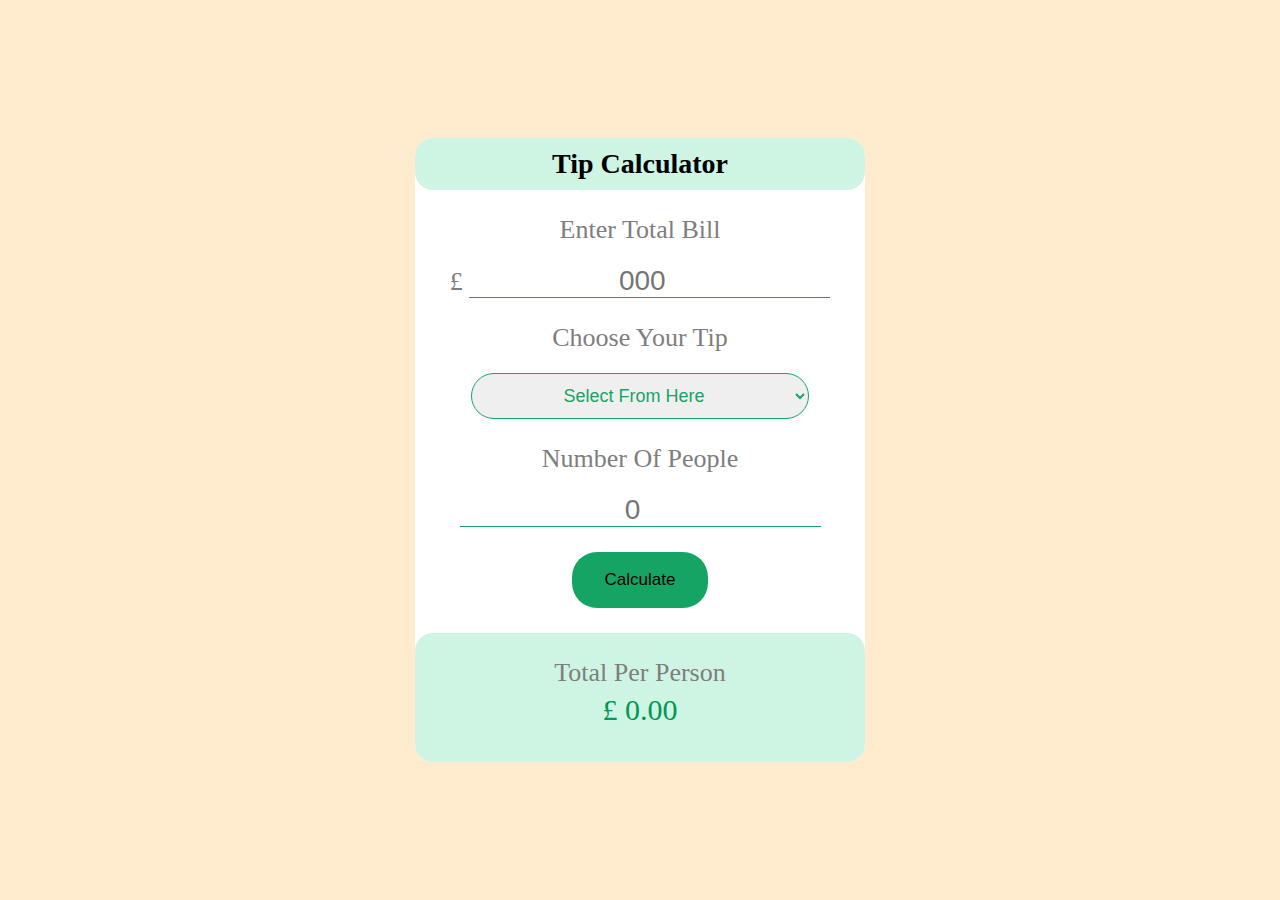
<file: My personal website/Tip calculator/index.html>
<!DOCTYPE html>
<html lang="en">
<head>
    <meta charset="UTF-8">
    <meta name="viewport" content="width=device-width, initial-scale=1.0">
    <title>Document</title>
    <link rel="stylesheet" href="style.css">
    <script defer src="./index.js"></script>
</head>
<body>
    <div class="container">
        <h1>
           Tip Calculator
        </h1>
        <form action="">
            <div class="control">
                <p>Enter Total Bill</p>
                <p class="input">
                    £
                    <input type="number" name="" id="totalBill" placeholder="000">
                </p>
            </div>
            <div class="control">
                <p>Choose Your Tip</p>
                <select name="" id="tipPercent">
                    <option disabled selected value="0">Select From Here</option>
                    <option value="0.3">30%</option>
                    <option value="0.2">20%</option>
                    <option value="0.15">15%</option>
                    <option value="0.1">10%</option>
                    <option value="0.05">5%</option>
                </select>
            </div>
        </form>
        <P>Number Of People</P>
        <input type="number" name="" id="split" placeholder="0"> <br>
        <button id="calculate">Calculate</button> 
        <div class="totaltip">
            <p>Total Per Person</p>
            <p class="tip">£ <span id="tip">0.00</span></p>
        </div>
    </div>
    
</body>
</html>
</file>
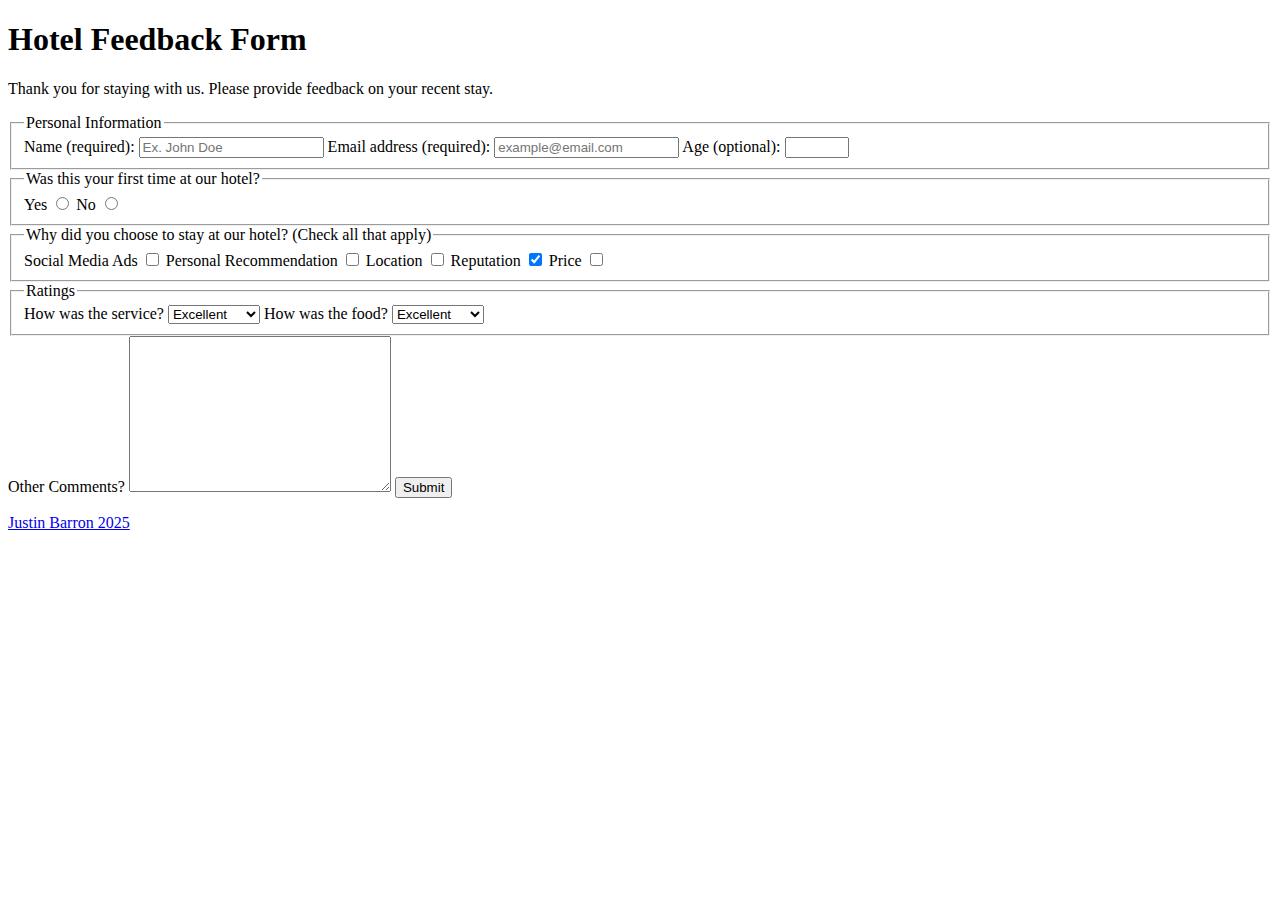
<file: My personal website/hotel.feedback.form.html>
<!DOCTYPE html>
<html lang="en">
  <head>
    <meta charset="UTF-8" />
    <title>Hotel Feedback Form</title>
  </head>
  <body>
    <header>
      <h1>Hotel Feedback Form</h1>
      <p>
        Thank you for staying with us. Please provide feedback on your recent
        stay.
      </p>
    </header>
    <main>
      <form method="POST" action="https://hotel-feedback.freecodecamp.org">
        <fieldset>
          <legend>Personal Information</legend>
          <label for="full-name">Name (required):</label>
          <input type="text" id="full-name" name="name" placeholder="Ex. John Doe" required size="20">

          <label for="email">Email address (required):</label>
          <input
            placeholder="example@email.com"
            required
            id="email"
            type="email"
            name="email"
            size="20"
          />
          <label for="age">Age (optional):</label>
          <input type="number" name="age" id="age" min="3" max="100" />
        </fieldset>

        <fieldset>
          <legend>Was this your first time at our hotel?</legend>
          <label for="yes-option">Yes</label>
          <input id="yes-option" type="radio" name="hotel-stay" />
          <label for="no-option">No</label>
          <input id="no-option" type="radio" name="hotel-stay" />
        </fieldset>

        <fieldset>
          <legend>
            Why did you choose to stay at our hotel? (Check all that apply)
          </legend>

          <label for="ads">Social Media Ads</label>
          <input type="checkbox" id="ads" name="ads" value="ads" />

          <label for="recommendation">Personal Recommendation</label>
          <input
            type="checkbox"
            id="recommendation"
            name="recommendation"
            value="recommendation"
          />

          <label for="location">Location</label>
          <input type="checkbox" id="location" name="location" value="location" />

          <label for="reputation">Reputation</label>
          <input
            checked
            type="checkbox"
            id="reputation"
            name="reputation"
            value="reputation"
          />

          <label for="price">Price</label>
          <input type="checkbox" id="price" name="price" value="price" />
        </fieldset>

        <fieldset>
          <legend>Ratings</legend>

          <label for="service">How was the service?</label>

          <select name="service" id="service">
            <option value="poor">Poor</option>
            <option value="satisfactory">Satisfactory</option>
            <option value="good">Good</option>
            <option value="very-good">Very Good</option>
            <option selected value="excellent">Excellent</option>
          </select>

          <label for="food">How was the food?</label>

          <select name="food" id="food">
            <option value="poor">Poor</option>
            <option value="satisfactory">Satisfactory</option>
            <option value="good">Good</option>
            <option value="very-good">Very Good</option>
            <option selected value="excellent">Excellent</option>
          </select>
        </fieldset>

        <label for="comments">Other Comments?</label>
        <textarea cols="30" rows="10" name="comments" id="comments"></textarea>

        <button type="submit">Submit</button>

     <footer>
        <p>
            <a href="justin.barron.html">Justin Barron 2025</a>
        </p>
    </footer>
</file>
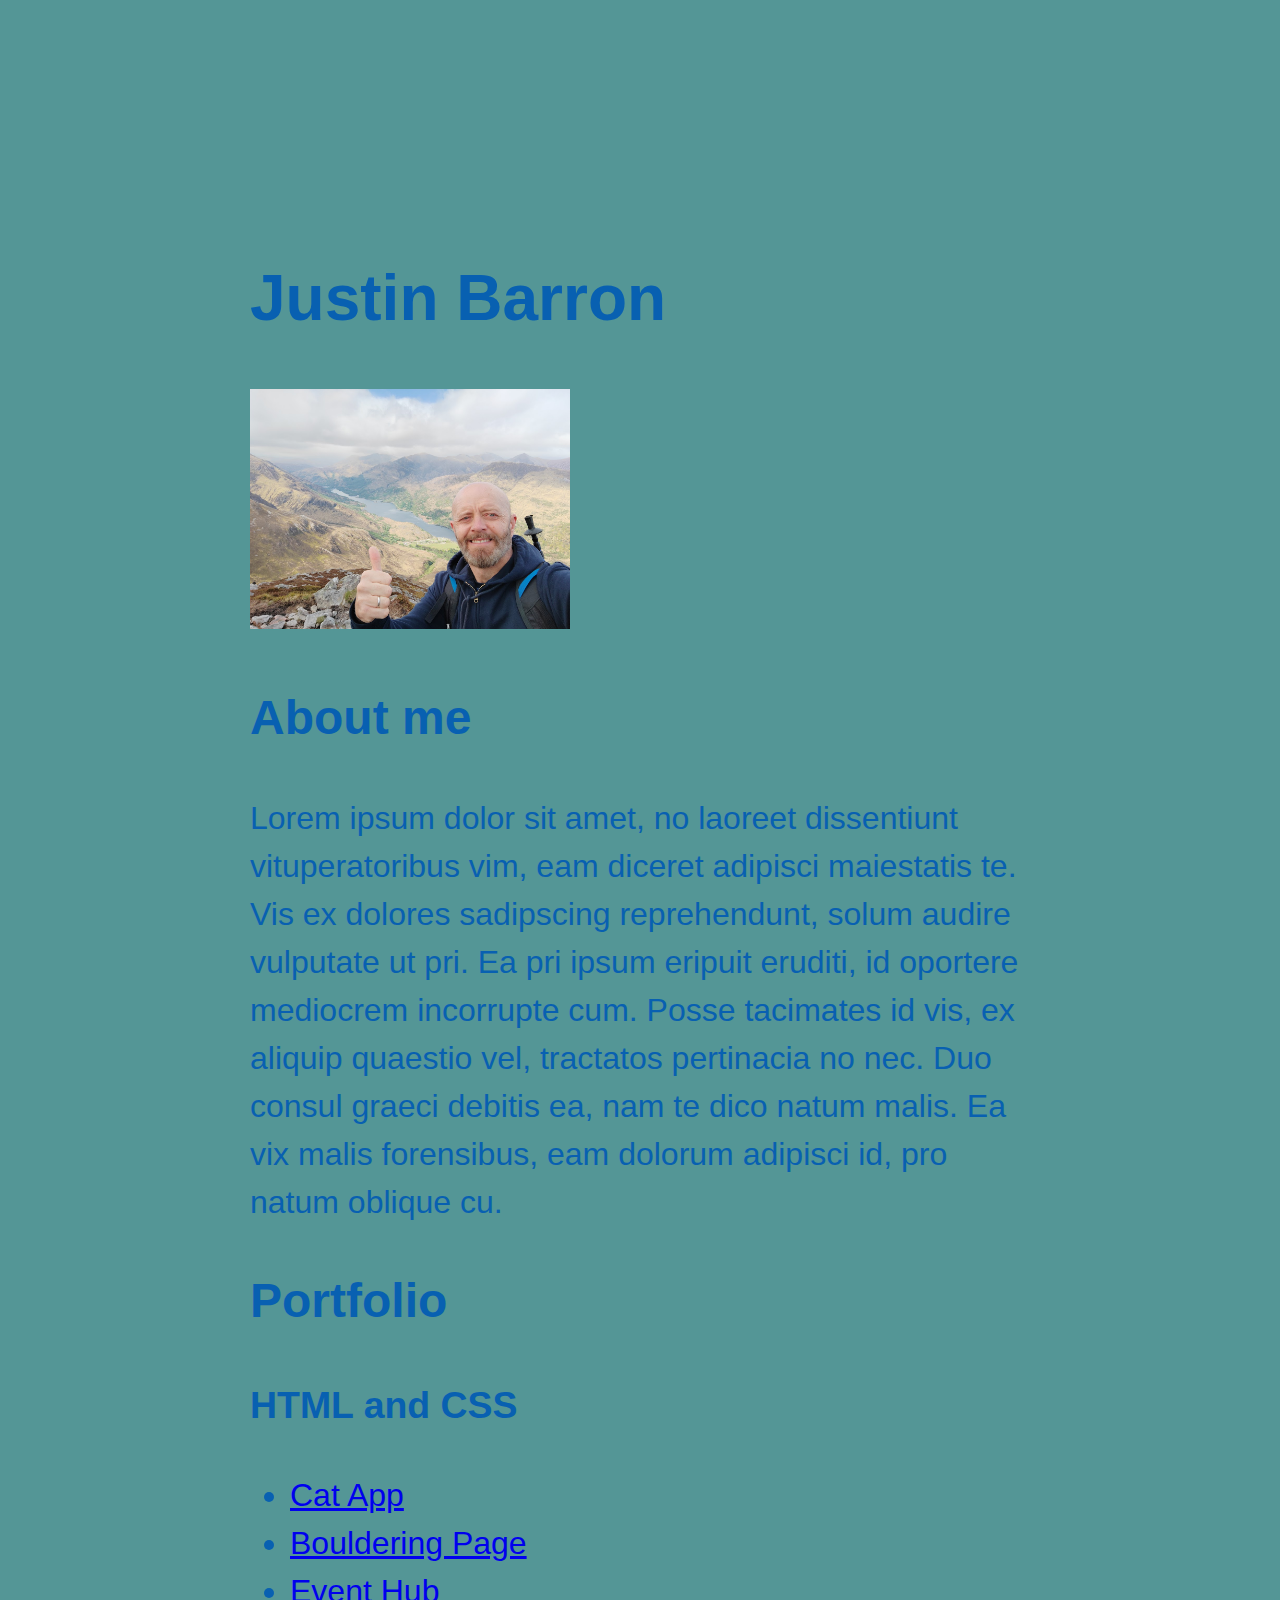
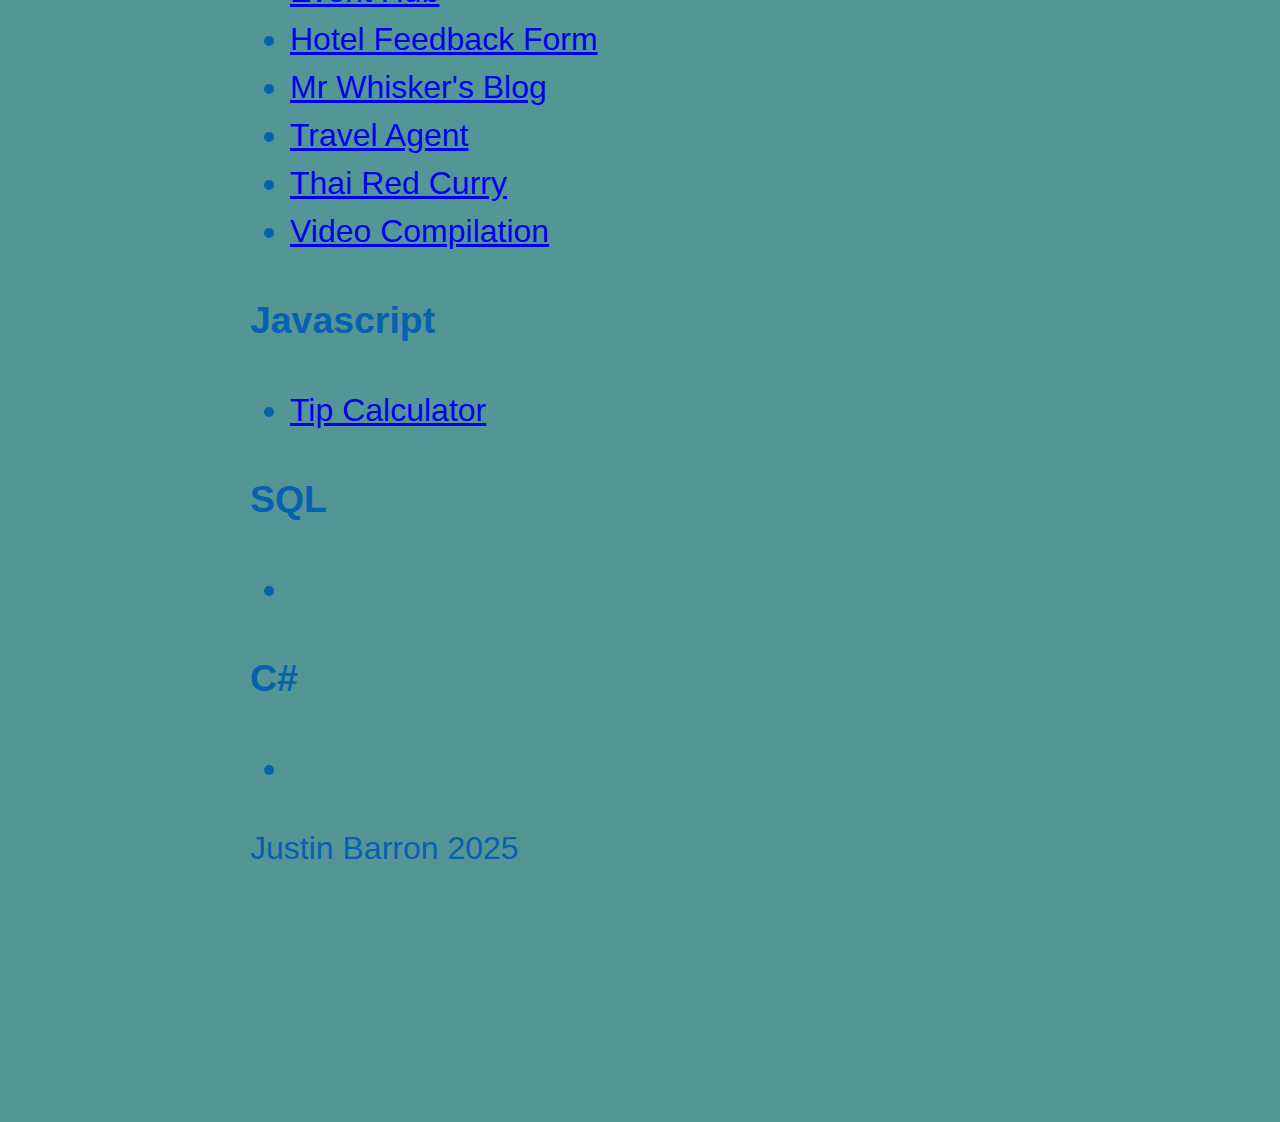
<file: My personal website/justin.barron.html>
<!DOCTYPE html>
<html lang="en">
<head>
    <meta charset="UTF-8">
    <meta name="viewport" content="width=device-width, initial-scale=1.0">
    <title>Justin Barron</title>
    <link rel="stylesheet" href="justin.barron.css">
</head>
<body>
    <h1>Justin Barron</h1>
     <img src="justin.hiking.jpg" alt="Justin on a mountain in Fort William, Scotland" style="width:320px;height:240px;">
    
    <h2>About me</h2>
    <p>Lorem ipsum dolor sit amet, no laoreet dissentiunt vituperatoribus vim, eam diceret adipisci maiestatis te. Vis ex dolores sadipscing reprehendunt, solum audire vulputate ut pri. Ea pri ipsum eripuit eruditi, id oportere mediocrem incorrupte cum. Posse tacimates id vis, ex aliquip quaestio vel, tractatos pertinacia no nec. Duo consul graeci debitis ea, nam te dico natum malis. Ea vix malis forensibus, eam dolorum adipisci id, pro natum oblique cu.</p>

    <h2>Portfolio</h2>
        <h3>HTML and CSS</h3>
        <ul>
            <li><a href="cat.app.html">Cat App</a></li>
            <li><a href="Bouldering Personal Website/discover.the.thrill.of.bouldering.html">Bouldering Page</a></li>
            <li><a href="event.hub.html">Event Hub</a></li>
            <li><a href="hotel.feedback.form.html">Hotel Feedback Form</a></li>
            <li><a href="mr.whiskers'.blog.html">Mr Whisker's Blog</li>
            <li><a href="travel.agent.html">Travel Agent</a></li>
            <li><a href="thai.red.curry.html">Thai Red Curry</a></li>
            <li><a href="video.compilation.html">Video Compilation</a></li>
        </ul>

        <h3>Javascript</h3>
       
        <ul>
            <li><a href="Tip calculator/index.html">Tip Calculator</a></li>
        </ul>

        <h3>SQL</h3>

            <ul>
                <li></li>
            </ul>

        <h3>C#</h3>

            <ul>
                <li></li>
            </ul>

    <footer>
        <p>
            Justin Barron 2025
        </p>
    </footer>
</body>
</html>
</file>
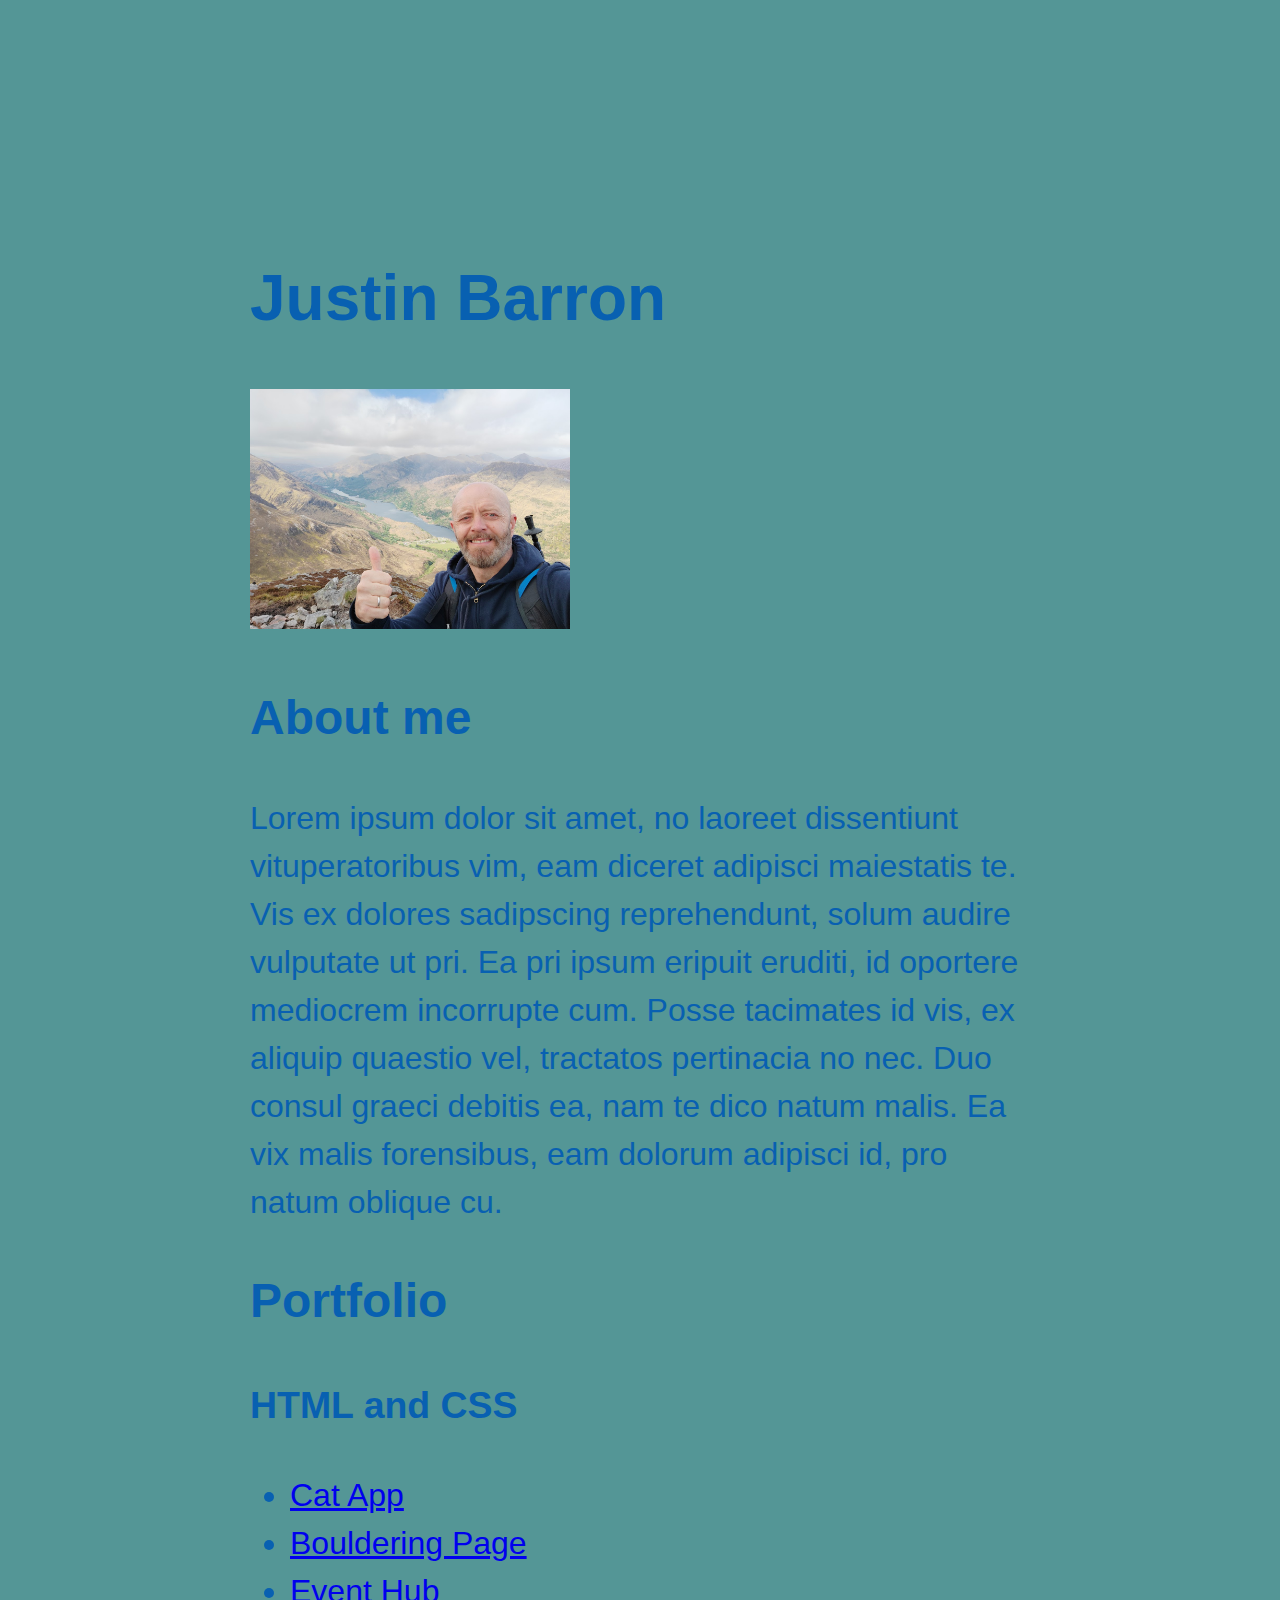
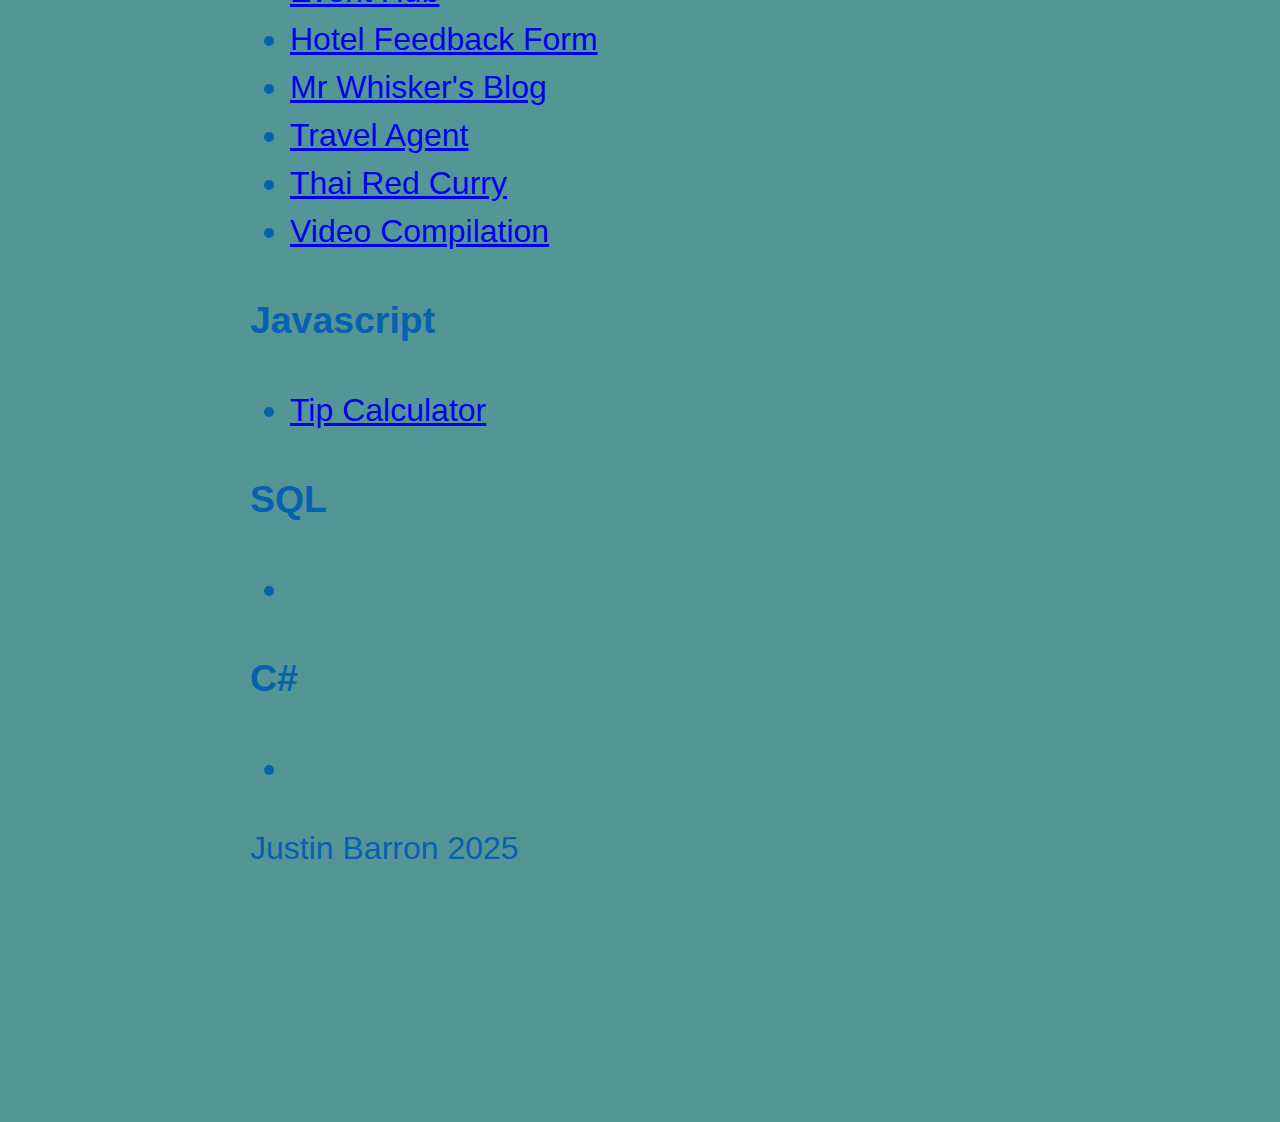
<file: My personal website/MAIN.PAGE!!justin.barron.html>
<!DOCTYPE html>
<html lang="en">
<head>
    <meta charset="UTF-8">
    <meta name="viewport" content="width=device-width, initial-scale=1.0">
    <title>Justin Barron</title>
    <link rel="stylesheet" href="justin.barron.css">
</head>
<body>
    <h1>Justin Barron</h1>
     <img src="justin.hiking.jpg" alt="Justin on a mountain in Fort William, Scotland" style="width:320px;height:240px;">
    
    <h2>About me</h2>
    <p>Lorem ipsum dolor sit amet, no laoreet dissentiunt vituperatoribus vim, eam diceret adipisci maiestatis te. Vis ex dolores sadipscing reprehendunt, solum audire vulputate ut pri. Ea pri ipsum eripuit eruditi, id oportere mediocrem incorrupte cum. Posse tacimates id vis, ex aliquip quaestio vel, tractatos pertinacia no nec. Duo consul graeci debitis ea, nam te dico natum malis. Ea vix malis forensibus, eam dolorum adipisci id, pro natum oblique cu.</p>

    <h2>Portfolio</h2>
        <h3>HTML and CSS</h3>
        <ul>
            <li><a href="cat.app.html">Cat App</a></li>
            <li><a href="Bouldering Personal Website/discover.the.thrill.of.bouldering.html">Bouldering Page</a></li>
            <li><a href="event.hub.html">Event Hub</a></li>
            <li><a href="hotel.feedback.form.html">Hotel Feedback Form</a></li>
            <li><a href="mr.whiskers'.blog.html">Mr Whisker's Blog</li>
            <li><a href="travel.agent.html">Travel Agent</a></li>
            <li><a href="thai.red.curry.html">Thai Red Curry</a></li>
            <li><a href="video.compilation.html">Video Compilation</a></li>
        </ul>

        <h3>Javascript</h3>
       
        <ul>
            <li><a href="Tip calculator/index.html">Tip Calculator</a></li>
        </ul>

        <h3>SQL</h3>

            <ul>
                <li></li>
            </ul>

        <h3>C#</h3>

            <ul>
                <li></li>
            </ul>

    <footer>
        <p>
            Justin Barron 2025
        </p>
    </footer>
</body>
</html>
</file>
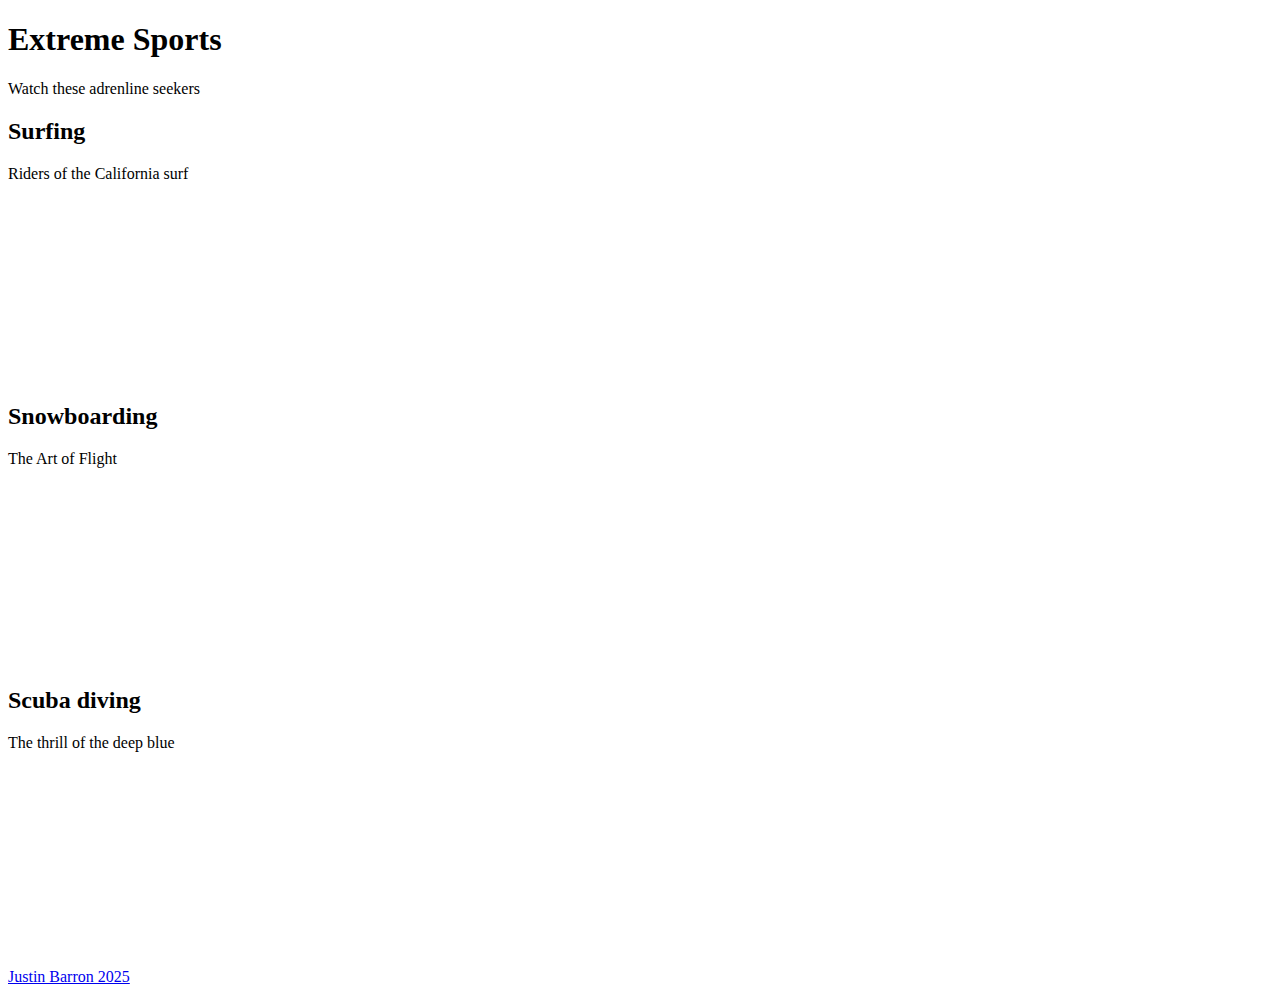
<file: My personal website/video.compilation.html>
<!DOCTYPE html>
<html lang="en">

<head>
    <meta charset="utf-8">
    <title>Try one of these!</title>
</head>

<body>
    <main>
        <h1>Extreme Sports</h1>
        <p>Watch these adrenline seekers</p>

        
        
        <section>
            <h2>Surfing</h2>
            <p>Riders of the California surf</p>
            <iframe src="https://archive.org/embed/6022_Riders_of_the_California_Surf_01_16_36_00" width="540" height="180" title="Surfing" frameborder="0" webkitallowfullscreen="true" mozallowfullscreen="true" allowfullscreen></iframe>
        </section>

        
        
        <section>
            <h2>Snowboarding</h2>
            <p>The Art of Flight</p>
            <iframe src="https://archive.org/embed/the-art-of-flight-t-01" width="540" height="180" title="Snowboarding" frameborder="0" webkitallowfullscreen="true" mozallowfullscreen="true" allowfullscreen></iframe>
        </section>

        
        
        <section>
            <h2>Scuba diving</h2>
            <p>The thrill of the deep blue</p>
            <iframe src="https://archive.org/embed/ExtremeSportsStockFootageKitesurfing" width="540" height="180" title="Scuba Diving "frameborder="0" webkitallowfullscreen="true" mozallowfullscreen="true" allowfullscreen></iframe>
        </section>

  </main>
</body>

    <footer><p><a href="justin.barron.html">Justin Barron 2025</a></p></footer>

</html>
</file>
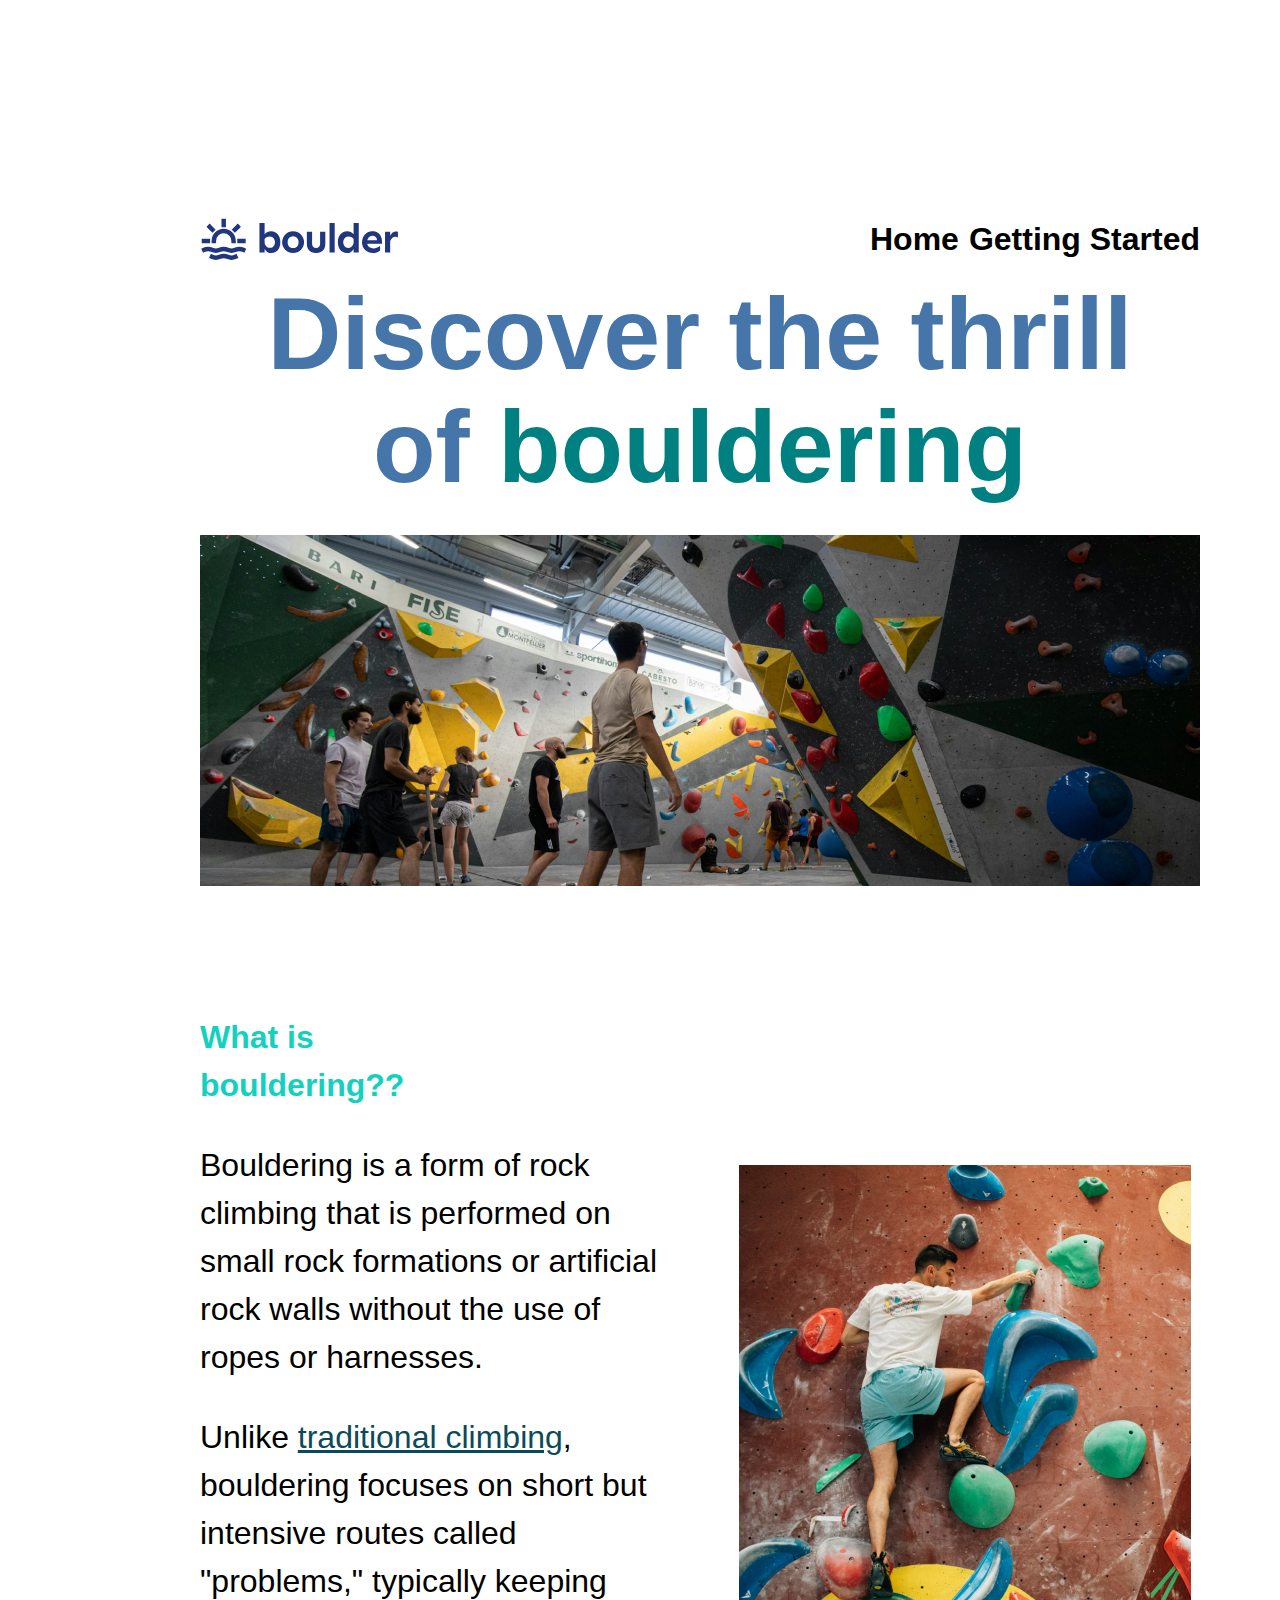
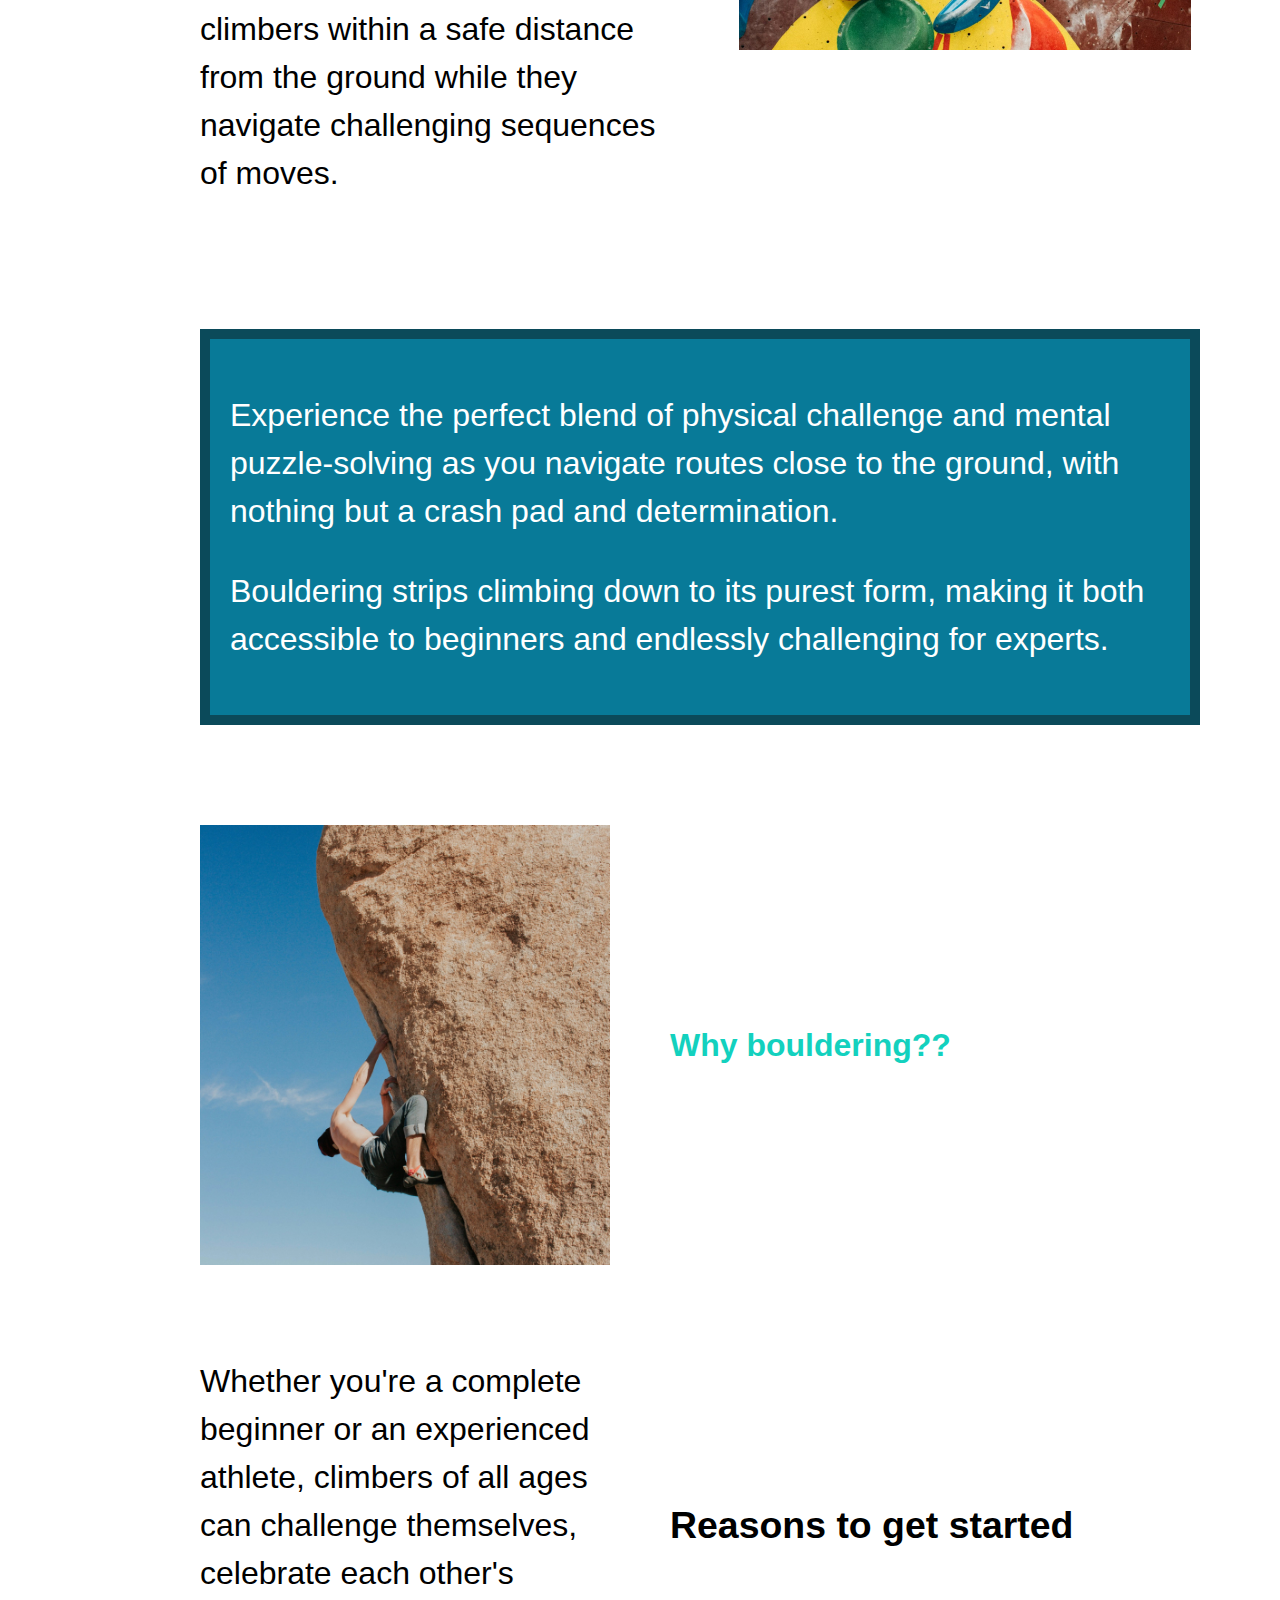
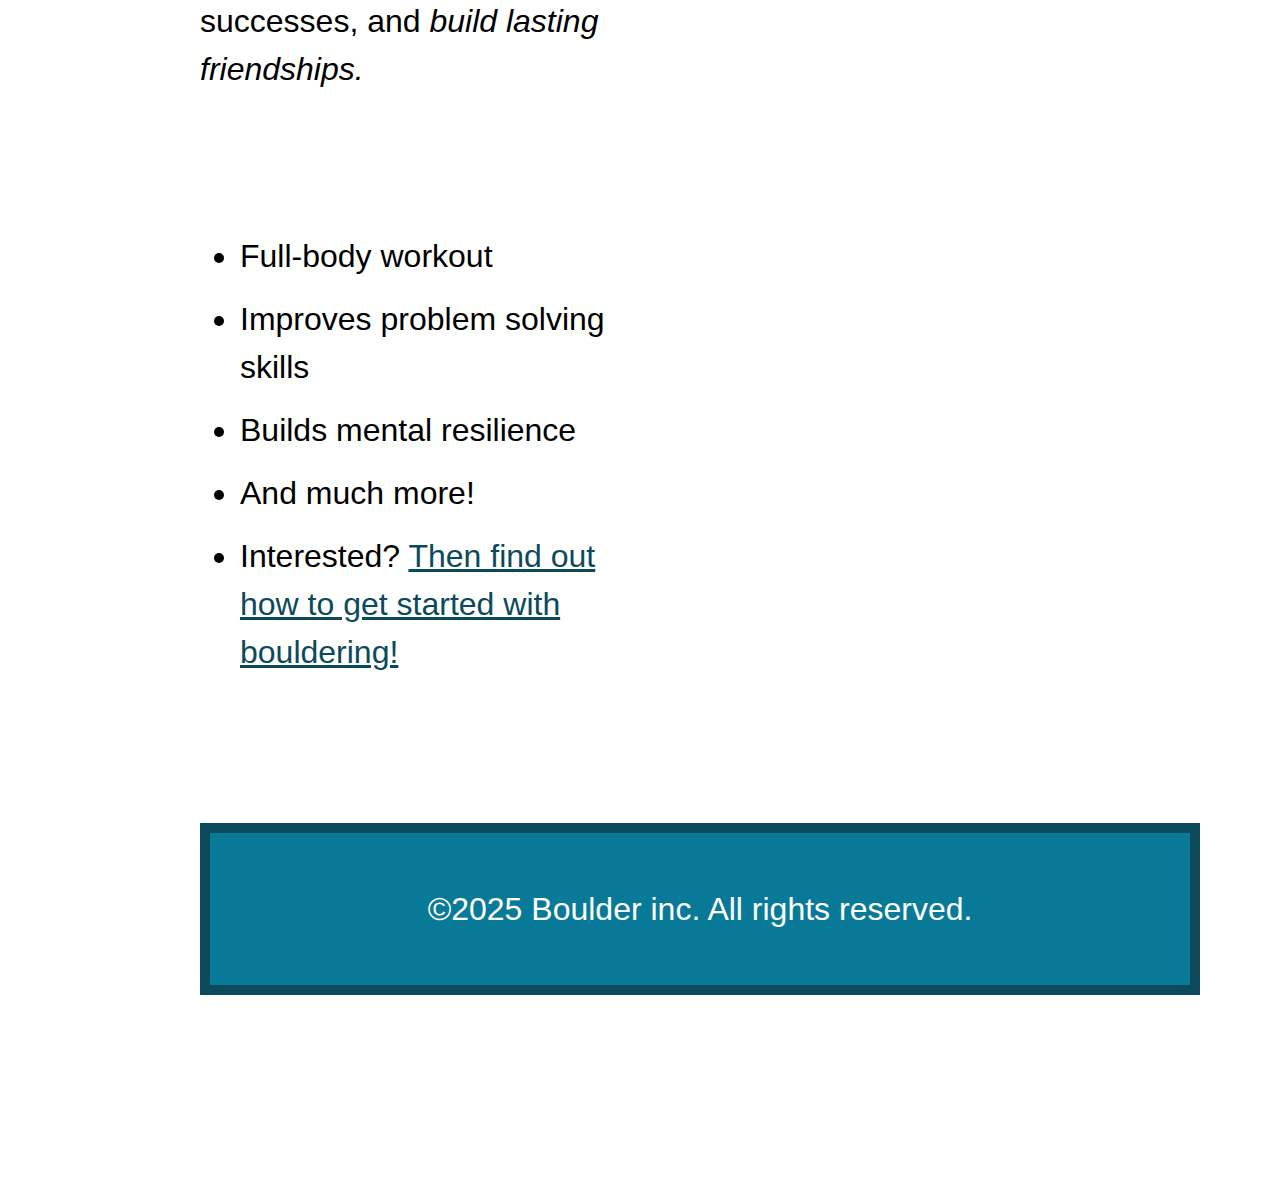
<file: My personal website/Bouldering Personal Website/discover.the.thrill.of.bouldering.html>
<!DOCTYPE html>
<html>
    <head>
        <title> Discover the thrill of bouldering!!! </title>
        <link href="css/style.css" rel="stylesheet">
    </head>

    <body>
            
        <div class="wrapper">
            <header>  
                <img src="images/logo.svg" alt="logo">
                <nav class="primary-navigation" aria-label="Primary Navigation">
                    <ul>
                        <li><a href="discover.the.thrill.of.bouldering.html">Home</a></li>
                        <li><a href="getting.started.with.bouldering.html">Getting Started</a></li>
                    </ul>
                </nav>
            </header>
        
            <main>
                    <h1>Discover the thrill of <span class="Teal-text">bouldering </span></h1>
                                
                                <img src="images/bouldering-gym.jpg" alt="a typical indoor bouldering gym in Spain">

    
                           
                                        
                    <section>
                        
                            <div class ="two-column-layout">
                                <div>
                                    <h2> What is bouldering??</h2>
                                    <p> Bouldering is a form of rock climbing that is performed on small rock formations or artificial rock walls without the use of ropes or harnesses. </p>
                                    <p>Unlike <a href="https://en.wikipedia.org/wiki/Traditional_climbing">traditional climbing</a>, bouldering focuses on short but intensive routes called "problems," typically keeping climbers within a safe distance from the ground while they navigate challenging sequences of moves.</p>
                                </div>
                                
                                <div>
                                <img src="KP version_2/images/what-is-bouldering.jpg" alt="A man attempting a problem in an indoor bouldering gym">                      
                                </div>
                            </div>
                        </div>
                    </section>
                    
                    <section>
                        <div class="wrapper">
                            <div class="Teal-background">
                            <p>Experience the perfect blend of physical challenge and mental puzzle-solving as you navigate routes close to the ground, with nothing but a crash pad and determination.</p>
                            <p>Bouldering strips climbing down to its purest form, making it both accessible to beginners and endlessly challenging for experts.</p>
                     
                       
                            </div>
                        </div>
                    </section>

                    <section>

                        <div class="two-column-layout">
                                    <div class="image-wrapper">
                                    <img src="KP version_2/images/why-bouldering.jpg" alt="A man climbing a boulder outdoors with a blue sky">
                                    </div>

                                    <div>
                                        <h2>Why bouldering??</h2>
                                        <!-- your text content -->
                                    </div>
                       
                                    <p id ="first-paragraph"> Whether you're a complete beginner or an experienced athlete, climbers of all ages can challenge themselves, celebrate each other's successes, and <em> build lasting friendships.</em> </p>
                            
                                    <h3>Reasons to get started</h3>
                                
                                <ul>
                                    <li>Full-body workout</li>
                                    <li>Improves problem solving skills</li>
                                    <li>Builds mental resilience</li>
                                    <li>And much more!</li>
                                    <li>Interested? <a href="getting.started.with.bouldering.html">Then find out how to get started with bouldering!</a></li>
                                </ul>
                                
                        </div>
                   

         
                    </section>

                           
                 
            </main>

                <div class="wrapper">
                    <footer class="Teal-background">
                        <p>©2025 Boulder inc. All rights reserved.</p>
                    </footer>
                </div>

        </div> 
    </body>
</html>
</file>
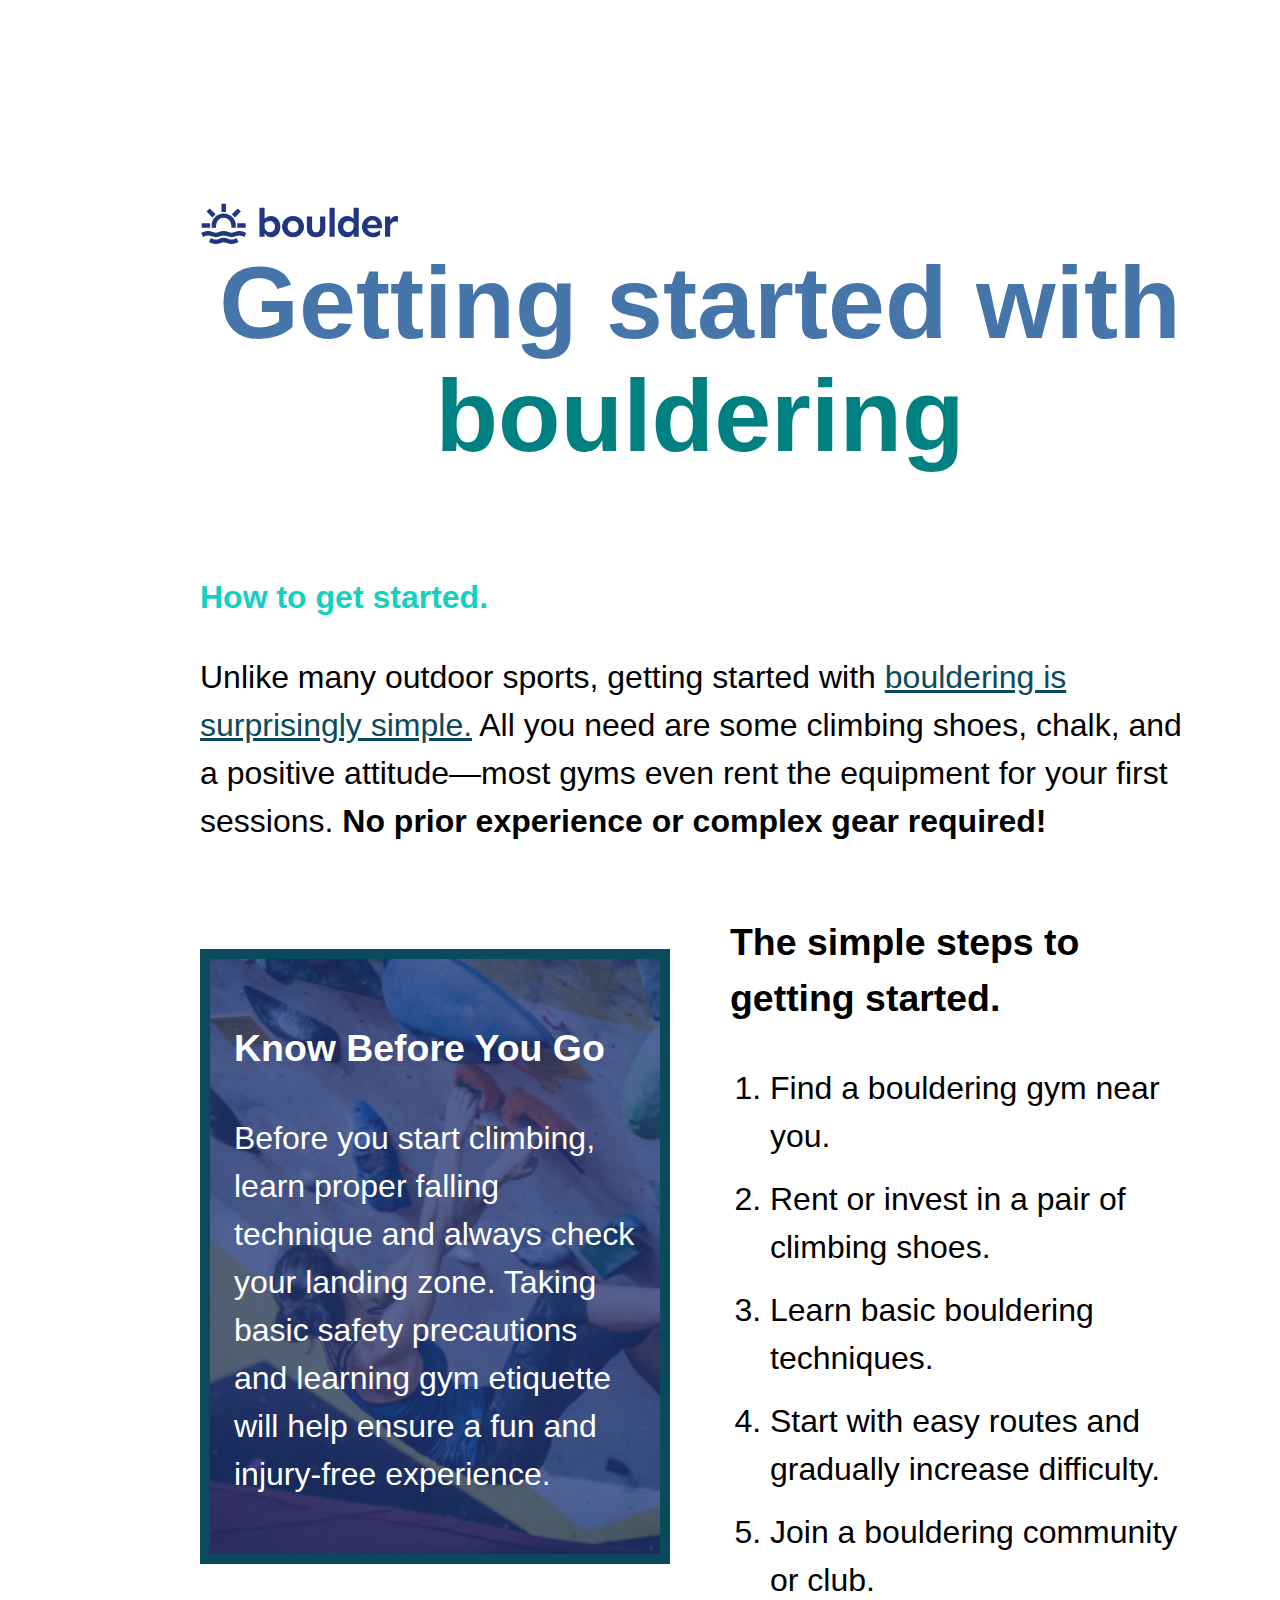
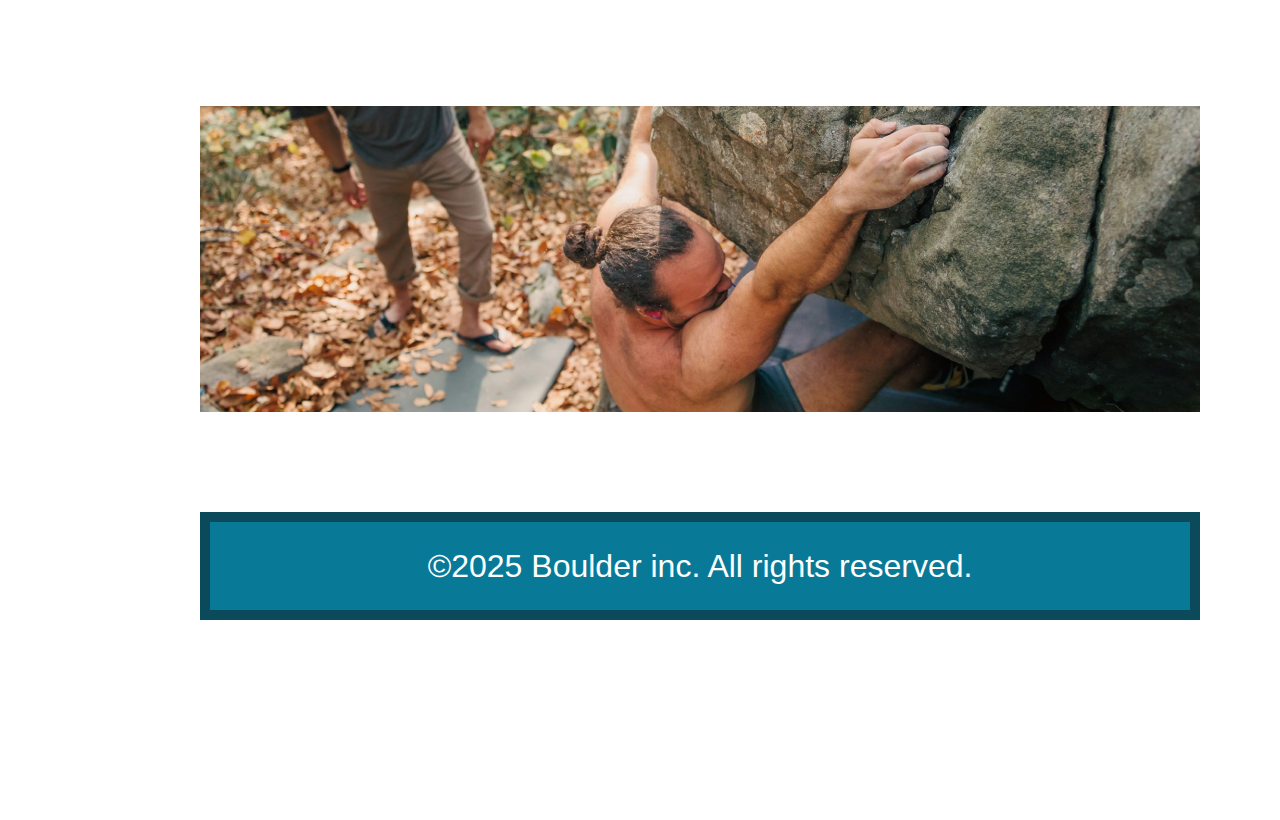
<file: My personal website/Bouldering Personal Website/getting.started.with.bouldering.html>
<!DOCTYPE html>
<html>
    <head>
        <title> Getting started with bouldering!</title>
         <link href="css/style.css" rel="stylesheet">
    </head>
    <body>
         <div class="wrapper">
        <header>  
            <img src="images/logo.svg" alt="logo">
        </header>
   
        <main>
        
            <h1>Getting started with <span class="Teal-text">bouldering </span></h1>
        
            <section> 
                <h2> How to get started.</h2>
                <p>Unlike many outdoor sports, getting started with <a href= "discover.the.thrill.of.bouldering.html"> bouldering is surprisingly simple.</a> All you need are some climbing shoes, chalk, and a positive attitude—most gyms even rent the equipment for your first sessions. <strong> No prior experience or complex gear required!</strong> </p>

                <div class="two-column-layout">
                        <div class="climber-bg">
                        <h3>Know Before You Go</h3>
                        <p>Before you start climbing, learn proper falling technique and always check your landing zone. Taking basic safety precautions and learning gym etiquette will help ensure a fun and injury-free experience.</p>
                </div>

                <div>
                <h3>The simple steps to getting started.</h3>
                    <ol> 
                        <li>Find a bouldering gym near you.</li>
                        <li>Rent or invest in a pair of climbing shoes.</li>
                        <li>Learn basic bouldering techniques.</li>
                        <li>Start with easy routes and gradually increase difficulty.</li>
                        <li>Join a bouldering community or club.</li>
                    </ol>
                     
                    </div>
                    <div class="full-width-image">
                        <img src="images/getting-started-outdoors.jpg" alt="a man bouldering">
                    </div>
                </section>
        
        </main>

        <footer class="Teal-background"> ©2025 Boulder inc. All rights reserved. </footer>
    </div>    
    </body>

</html>
</file>
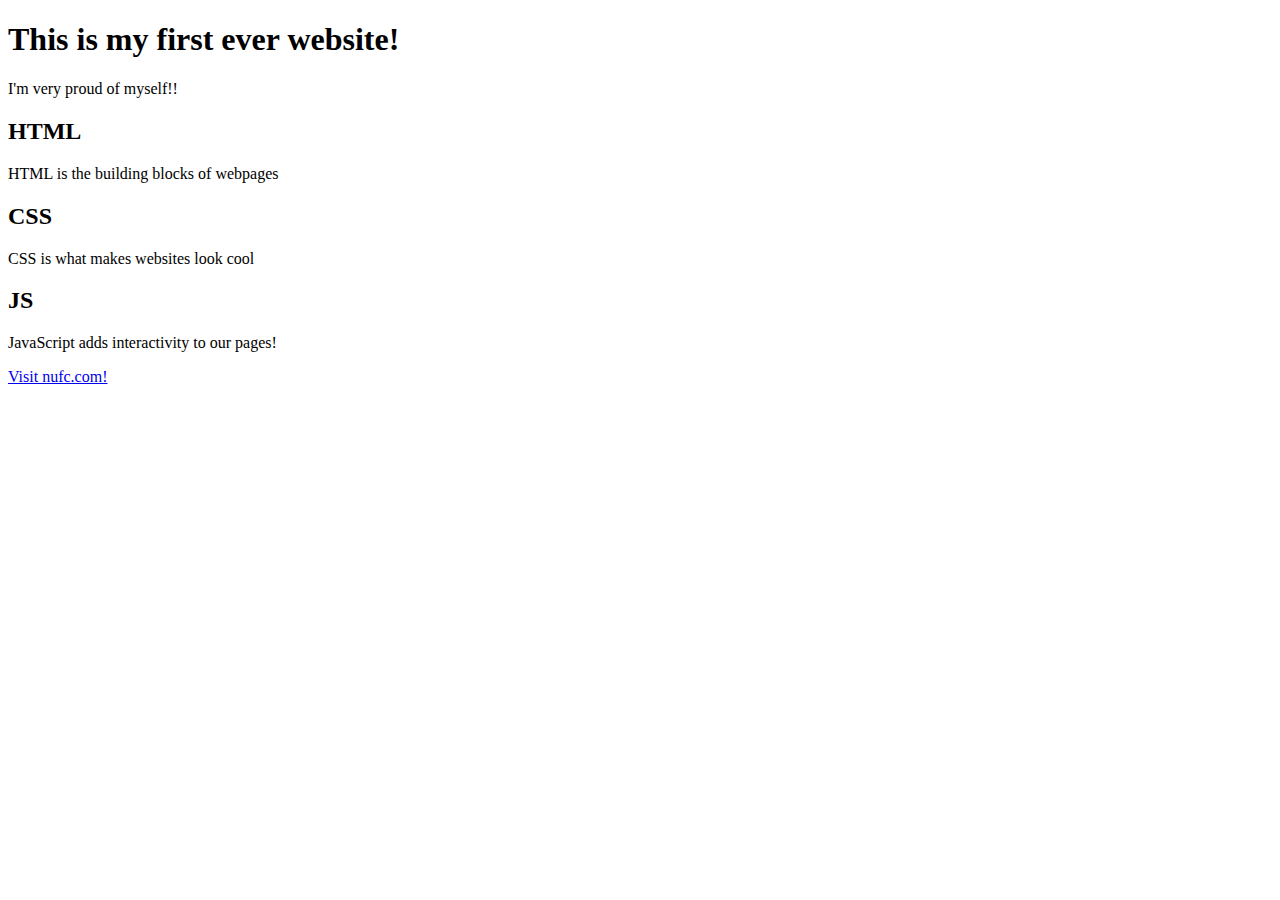
<file: My personal website/Bouldering Personal Website/index.2.html>
<!DOCTYPE html>
<html>
   <head>
    <title>My first website!</title>
   </head>

   <body>
    <h1>This is my first ever website!</h1>
    <p>I'm very proud of myself!!</p>

    <h2>HTML</h2>
    <P>HTML is the building blocks of webpages</P>
    
    <h2>CSS</h2>
    <P>CSS is what makes websites look cool</P>
    
    <h2>JS</h2>
    <p>JavaScript adds interactivity to our pages!</p>
    <a href="https://nufc.com">Visit nufc.com!</a>
   </body>
</html>
</file>
<file: My personal website/Tip calculator/style.css>
@import url('https://fonts.googleapis.com/css2?family=Alumni+Sans+SC:ital,wght@0,100..900;1,100..900&family=Redressed&display=swap');

*{
    margin: 0;
    padding: 0%;
    box-sizing: border-box;
}

body{
    font-family: "Redressed", cursive;
    height: 100vh;
    background-color: blanchedalmond;
    font-size: 26px;
    position: relative;
}

.container{
    position:absolute;
    left: 50%;
    top:50%;
    transform: translate(-50%,-50%);
    width: 450px;
    background-color:white;
    border-radius: 18px;
    text-align: center;
    box-shadow: 1px 1px 13px rgb (0 0 0 /10%);
}

h1{
    background-color: #cef5e4;
    padding: 10px 0;
    font-size: 28px;
    border-radius: 18px;
}

p{
    color:#7e7e7e
}

.control{
    margin: 25px 0;
}

input{
    border: none;
    outline: none;
    text-align: center;
    border-bottom: 1px solid #16a465;
    color: #16a465;
    font-size: 28px;
    margin-top: 20px;
}

select{
    border: none;
    outline: none;
    text-align: center;
    border: 1px solid #16a465;
    color: #16a465;
    font-size: 18px;
    margin-top: 20px;
    padding: 11px 34px;
    border-radius:25px;
    width:75%;
}

button#calculate{
    border-color: rgb(255, 255, 255);
    background: #16a465;
    border: 4px solid transparent;
    font-size: 17px;
    border-radius: 25px;
    padding: 14px 29px;
    margin: 25px;
    transition: all .9s ease;
}

button#calculate:hover{
    color:#16a465;
    border-color:#16a465;
    background:white;
}

.totaltip{
    background-color: #cef5e4;
    border-radius: 18px;
    padding: 25px 0 35px;
}

p.tip{
    font-size: 30px;
    color: #009855;
    margin-top: 5px;

}
</file>
<file: My personal website/justin.barron.css>
body { 
    font-family: 'Segoe UI', Tahoma, Geneva, Verdana, sans-serif; color: #0860b1; font-size: 2rem; line-height: 1.5; margin: 250px;
    background-color: rgb(84, 150, 150); 
}
</file>
<file: My personal website/Bouldering Personal Website/css/style.css>
body { 
    font-family: 'Segoe UI', Tahoma, Geneva, Verdana, sans-serif; color: #000000; font-size: 2rem; line-height: 1.5; margin: 200px;
}

img { 
    max-width: 100%; max-height: 100vh; width: auto; height: auto; display: block; margin: auto; object-fit: contain; /* ensures it fits without distortion */ }

header img { margin: 0; width: 200px;          /* Adjust as needed — try 200px, 250px, etc. / height: auto; align-self: center; / Optional: vertical alignment */ }

a { 
    color:inherit; 

}

h1 { 
    color: #4676a9; text-align: center; font-size: clamp(2.5rem, 8vw, 11rem); line-height: 1.1; margin: 0 auto 2rem auto; /* Adds bottom spacing */ padding: 0 1rem; word-break: break-word;
}

h2 { 
    color: rgb(19, 209, 190); font-size: 2rem; inline-size: 320px; 
}

li { 
    margin-block: 15px; 
}

a { 
    color:#0b4a5a; 
}

a:visited { 
    color: hsl(177, 74%, 44%); 
}
a:hover { 
    color:rgb(170, 35, 57);
}

a:focus-visible{ 
    color:rgb(192, 47, 74); 
}

a:active{ 
    color:rgb(130, 120, 120); 
}

section { 
    margin-block: 100px; 
}

header 
{ display: flex; justify-content: space-between; align-items: center;     /* New: vertically center logo and nav / gap: 20px;               / Already present / padding-inline: 1rem;    / New: adds horizontal spacing inside the header */ 
}

.primary-navigation ul{ 
    display: flex; gap: 10px; list-style: none; margin: 0; padding: 0; 
}

.primary-navigation a { 
    color:#000000; font-weight: bold; text-decoration: none; 
}

.primary-navigation a:hover, .primary-navigation a:focus-visible { 
    color:#2bc4ea; 
}

.wrapper{ 
    inline-size: 1000px; margin-inline: auto; 
}


.two-column-layout {
  display: grid;
  grid-template-columns: 1fr 1fr;
  gap: 60px;
  align-items: center;
}


.image-wrapper {
  display: flex;
  justify-content: center;
  align-items: center;
}

.image-wrapper img {
  max-width: 100%;
  height: auto;
  display: block;
  margin: 0 auto;
}


.full-width-image { 
    grid-column: 1 / -1; display: flex; justify-content: center; margin-top: 10px; 
}

.full-width-image img { 
    max-width: 100%; height: auto; object-fit: contain; 
}

.Teal-text { 
    color: teal; 
}

.Teal-background { 
    border: #0b4a5a solid 10px; background-color: #087a98; padding: 20px; color:white;
}

.Teal-background strong { 
    color:rgb(74, 190, 83);
}

.climber-bg { 
    background-image: url(simple-steps.jpg); color:#ffffff; padding:24px; border: #0b4a5a solid 10px; background-repeat: no-repeat; background-position: center; background-size: cover;
}

footer {
text-align: center; }
</file>
